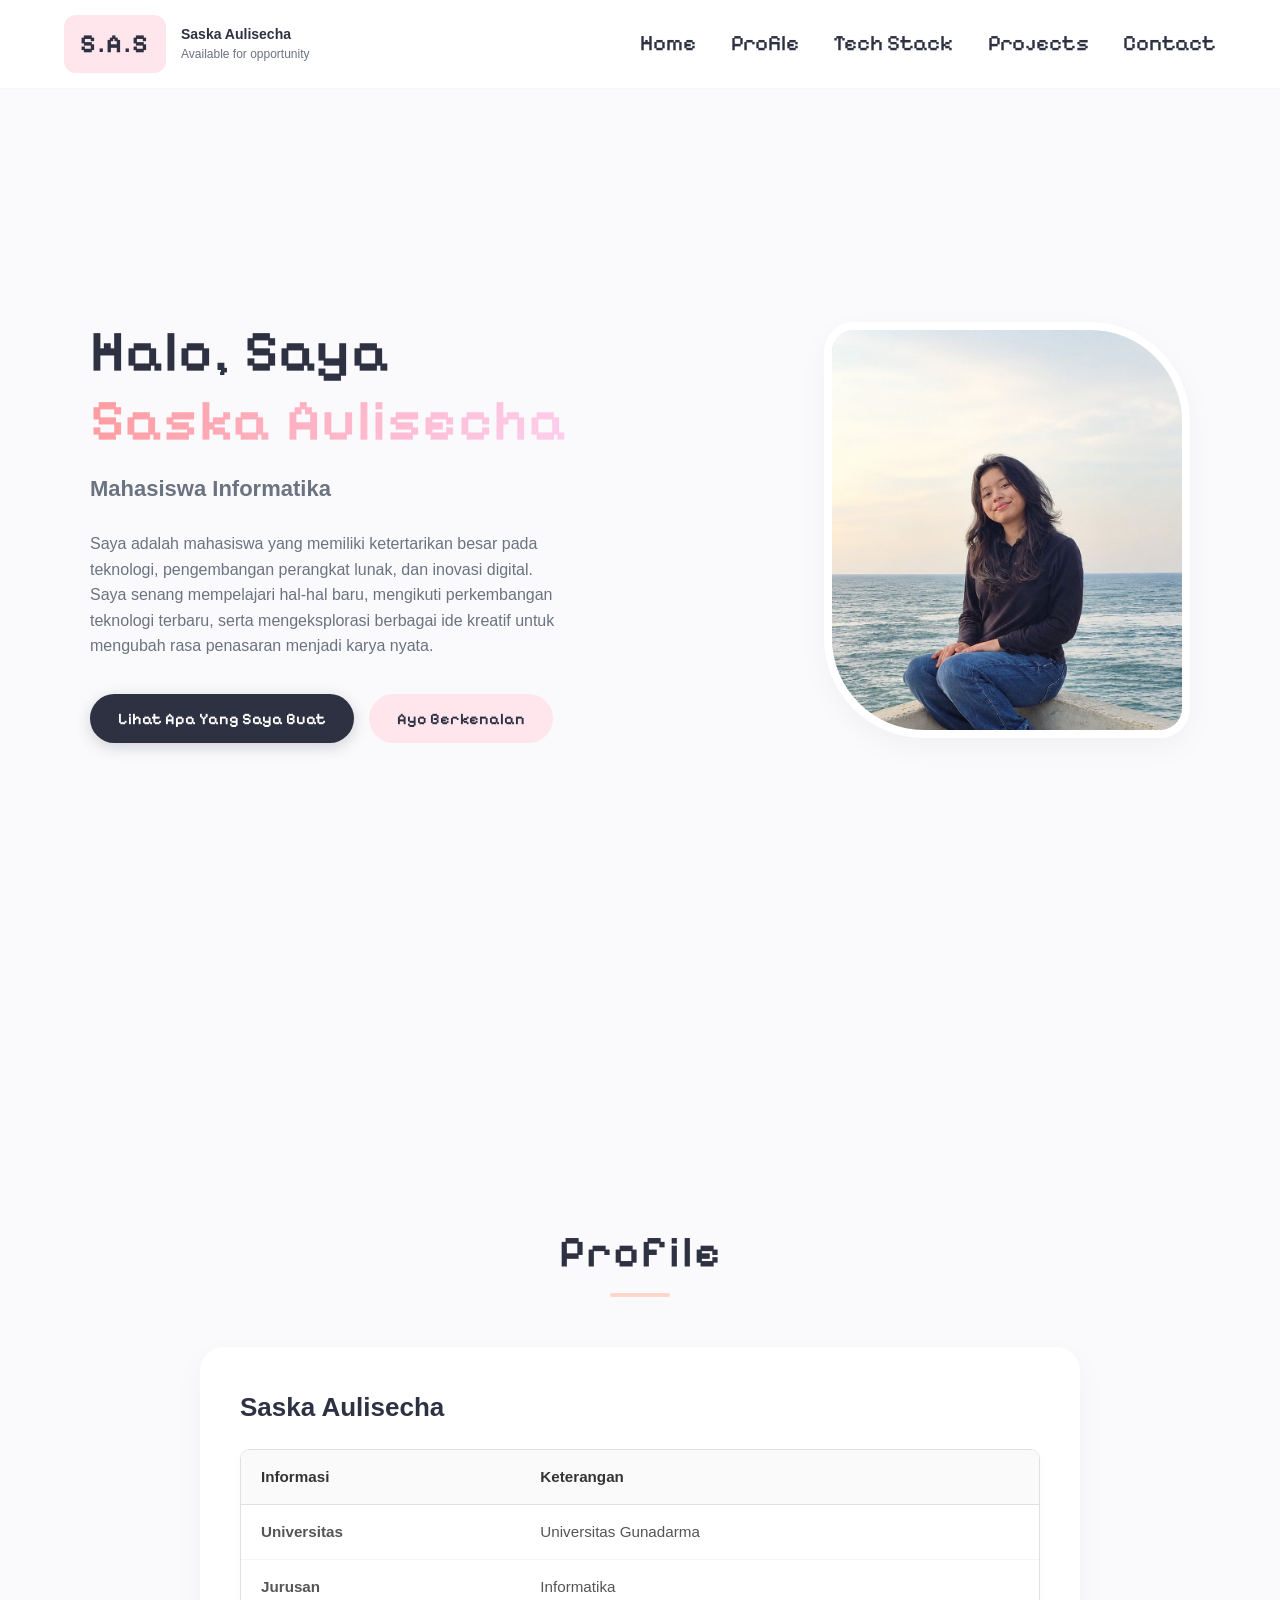
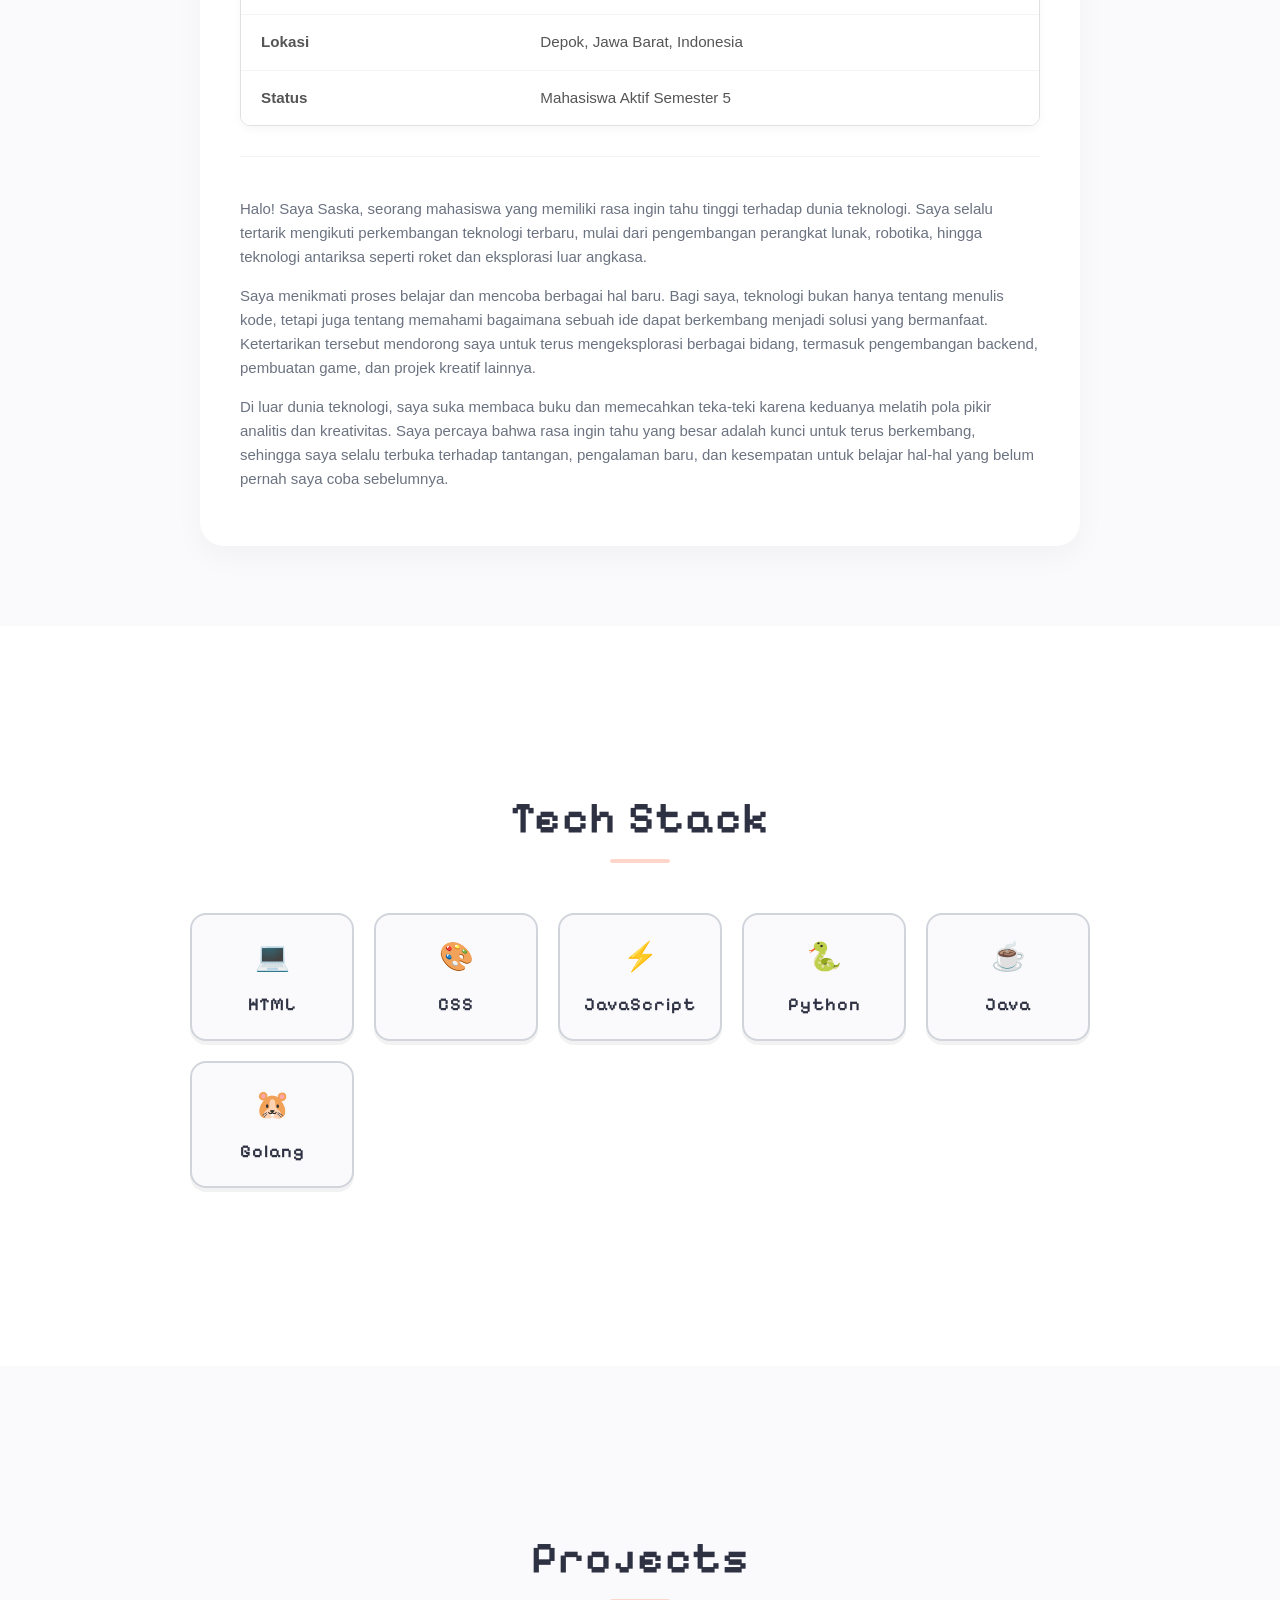
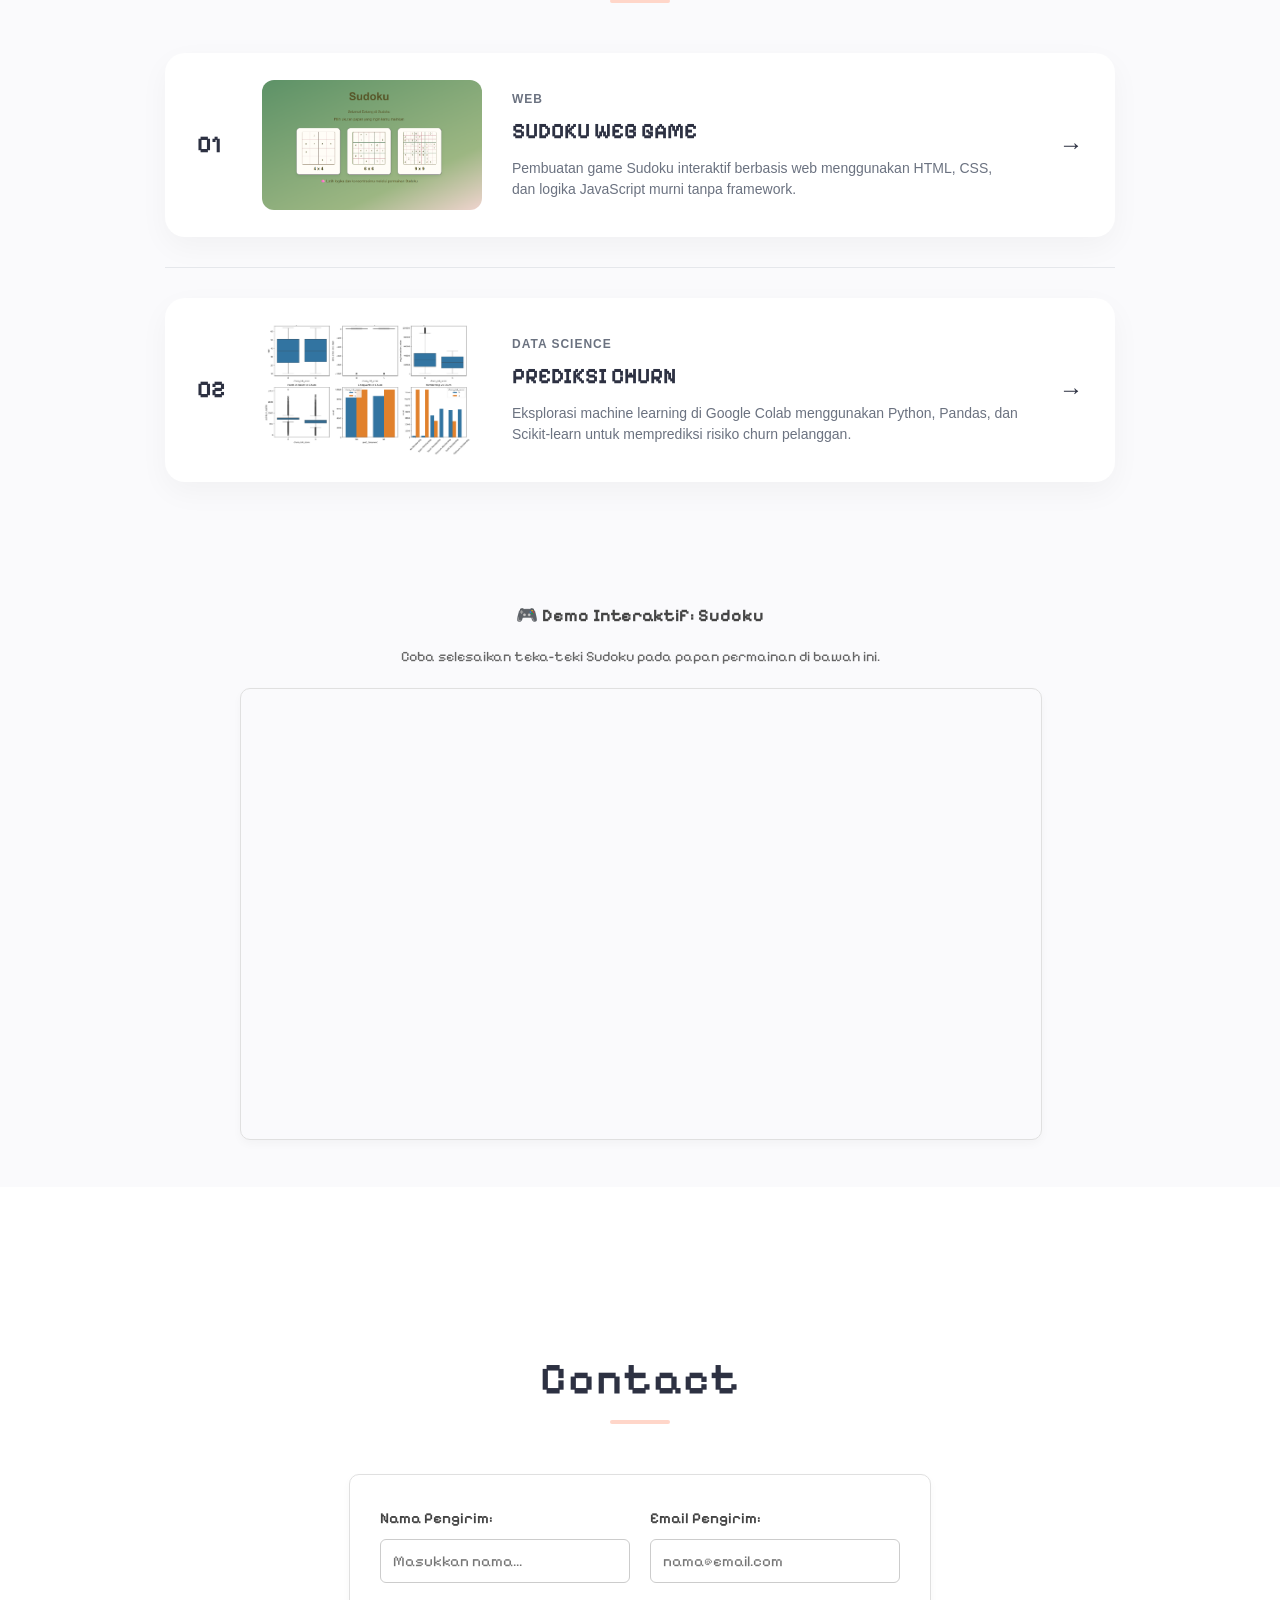
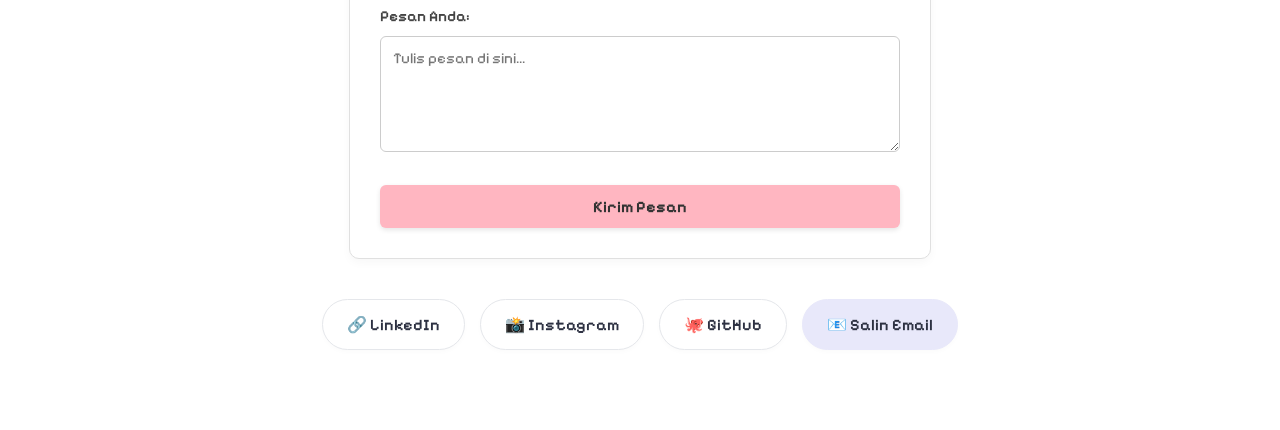
<file: index.html>
<!DOCTYPE html>
<html lang="id">
<head>
    <meta charset="UTF-8">
    <meta name="viewport" content="width=device-width, initial-scale=1.0">
    <title>Saska Aulisecha - Portfolio</title>
    <!-- Font Pixel -->
    <link href="https://fonts.googleapis.com/css2?family=Pixelify+Sans:wght@400;500;600;700&display=swap" rel="stylesheet">
    <link rel="stylesheet" href="style.css">
</head>
<body>
    <!-- Navigasi Bar -->
    <nav class="navbar">
        <div class="nav-left">
            <div class="logo-sas">S.A.S</div>
            <div class="tagline">
                <strong>Saska Aulisecha</strong><br>
                <span>Available for opportunity</span>
            </div>
        </div>
        
        <!-- Menu Desktop -->
        <div class="nav-right">
            <a href="#home">Home</a>
            <a href="#profil">Profile</a>
            <a href="#keahlian">Tech Stack</a>
            <a href="#projek">Projects</a>
            <a href="#kontak">Contact</a>
        </div>

        <!-- Tombol Garis Tiga (Hamburger) untuk HP -->
        <div class="hamburger" onclick="toggleMenu()">
            <span></span>
            <span></span>
            <span></span>
        </div>
    </nav>

    <!-- Menu Dropdown khusus Mobile -->
    <div class="mobile-menu" id="mobileMenu">
        <a href="#home" onclick="toggleMenu()">Home</a>
        <a href="#profil" onclick="toggleMenu()">Profile</a>
        <a href="#keahlian" onclick="toggleMenu()">Tech Stack</a>
        <a href="#projek" onclick="toggleMenu()">Projects</a>
        <a href="#kontak" onclick="toggleMenu()">Contact</a>
    </div>

    <!-- 1. Home -->
    <section id="home" class="section home-section">
        <div class="home-content">
            <div class="text-content">
                <h1>Halo, Saya <br><span class="highlight">Saska Aulisecha</span></h1>
                <h2>Mahasiswa Informatika</h2>
                <p class="small-info">
                    Saya adalah mahasiswa yang memiliki ketertarikan besar pada teknologi, pengembangan perangkat lunak, dan inovasi digital. Saya senang mempelajari hal-hal baru, mengikuti perkembangan teknologi terbaru, serta mengeksplorasi berbagai ide kreatif untuk mengubah rasa penasaran menjadi karya nyata.
                </p>
                <div class="buttons">
                    <a href="#projek" class="btn btn-primary">Lihat Apa Yang Saya Buat</a>
                    <a href="#kontak" class="btn btn-secondary">Ayo Berkenalan</a>
                </div>
            </div>
            <div class="image-content">
                <div class="photo-placeholder-main" style="padding: 0; overflow: hidden;">
                    <img src="image/foto-utama.jpg" alt="Foto Saska" style="width: 100%; height: 100%; object-fit: cover;">
                </div>
            </div>
        </div>
    </section>

    <!-- 2. Profil -->
    <section id="profil" class="section">
        <h2 class="section-title">Profile</h2>
        <div class="profil-content single-profil">
            <div class="profil-details">
                <h3>Saska Aulisecha</h3>
                
<!-- PENERAPAN ELEMEN TABLE (Gaya Simpel, Bersih, & Modern) -->
<div style="border: 1px solid #e0e0e0; border-radius: 10px; overflow: hidden; margin-bottom: 30px; box-shadow: 0 4px 10px rgba(0,0,0,0.03);">
    <table style="width: 100%; border-collapse: collapse; text-align: left; font-family: sans-serif; font-size: 0.95rem; background-color: #fff;">
        <tr style="background-color: #fafafa; border-bottom: 1px solid #e0e0e0;">
            <th style="padding: 15px 20px; color: #333; font-weight: 600; width: 35%;">Informasi</th>
            <th style="padding: 15px 20px; color: #333; font-weight: 600;">Keterangan</th>
        </tr>
        <tr style="border-bottom: 1px solid #f5f5f5;">
            <td style="padding: 15px 20px; color: #555;"><strong>Universitas</strong></td>
            <td style="padding: 15px 20px; color: #555;">Universitas Gunadarma</td>
        </tr>
        <tr style="border-bottom: 1px solid #f5f5f5;">
            <td style="padding: 15px 20px; color: #555;"><strong>Jurusan</strong></td>
            <td style="padding: 15px 20px; color: #555;">Informatika</td>
        </tr>
        <tr style="border-bottom: 1px solid #f5f5f5;">
            <td style="padding: 15px 20px; color: #555;"><strong>Lokasi</strong></td>
            <td style="padding: 15px 20px; color: #555;">Depok, Jawa Barat, Indonesia</td>
        </tr>
        <tr>
            <td style="padding: 15px 20px; color: #555;"><strong>Status</strong></td>
            <td style="padding: 15px 20px; color: #555;">Mahasiswa Aktif Semester 5</td>
        </tr>
    </table>
</div>

                <div class="about-me">
                    <p>Halo! Saya Saska, seorang mahasiswa yang memiliki rasa ingin tahu tinggi terhadap dunia teknologi. Saya selalu tertarik mengikuti perkembangan teknologi terbaru, mulai dari pengembangan perangkat lunak, robotika, hingga teknologi antariksa seperti roket dan eksplorasi luar angkasa.</p>
                    <p>Saya menikmati proses belajar dan mencoba berbagai hal baru. Bagi saya, teknologi bukan hanya tentang menulis kode, tetapi juga tentang memahami bagaimana sebuah ide dapat berkembang menjadi solusi yang bermanfaat. Ketertarikan tersebut mendorong saya untuk terus mengeksplorasi berbagai bidang, termasuk pengembangan backend, pembuatan game, dan projek kreatif lainnya.</p>
                    <p>Di luar dunia teknologi, saya suka membaca buku dan memecahkan teka-teki karena keduanya melatih pola pikir analitis dan kreativitas. Saya percaya bahwa rasa ingin tahu yang besar adalah kunci untuk terus berkembang, sehingga saya selalu terbuka terhadap tantangan, pengalaman baru, dan kesempatan untuk belajar hal-hal yang belum pernah saya coba sebelumnya.</p>
                </div>
            </div>
        </div>
    </section>

    <!-- 3. Keahlian -->
    <section id="keahlian" class="section bg-light">
        <h2 class="section-title">Tech Stack</h2>
        <div class="skills-container">
            <div class="skill-card">
                <span class="skill-icon">💻</span>
                <span class="skill-name">HTML</span>
            </div>
            <div class="skill-card">
                <span class="skill-icon">🎨</span>
                <span class="skill-name">CSS</span>
            </div>
            <div class="skill-card">
                <span class="skill-icon">⚡</span>
                <span class="skill-name">JavaScript</span>
            </div>
            <div class="skill-card">
                <span class="skill-icon">🐍</span>
                <span class="skill-name">Python</span>
            </div>
            <div class="skill-card">
                <span class="skill-icon">☕</span>
                <span class="skill-name">Java</span>
            </div>
            <div class="skill-card">
                <span class="skill-icon">🐹</span>
                <span class="skill-name">Golang</span>
            </div>
        </div>
    </section>

    <!-- 4. Projek -->
    <section id="projek" class="section">
        <h2 class="section-title">Projects</h2>
        <div class="projek-list-container">
            
            <!-- Projek 1 (Sudoku) -->
            <div class="projek-row" onclick="window.location.href='sudoku.html'">
                <div class="projek-num">01</div>
                <div class="projek-thumb" style="padding: 0; overflow: hidden;">
                    <img src="image/gambar_sudoku.jpg" alt="Sudoku Web Game" style="width: 100%; height: 100%; object-fit: cover;">
                </div>
                <div class="projek-info">
                    <span class="projek-category">WEB</span>
                    <h3>SUDOKU WEB GAME</h3>
                    <p>Pembuatan game Sudoku interaktif berbasis web menggunakan HTML, CSS, dan logika JavaScript murni tanpa framework.</p>
                </div>
                <div class="projek-arrow">→</div>
            </div>

            <hr class="projek-divider">

            <!-- Projek 2 (Data Science) -->
            <div class="projek-row" onclick="window.location.href='churn.html'">
                <div class="projek-num">02</div>
                <div class="projek-thumb" style="padding: 0; overflow: hidden;">
                    <img src="image/churn.jpg" alt="Prediksi Churn" style="width: 100%; height: 100%; object-fit: cover;">
                </div>                
                <div class="projek-info">
                    <span class="projek-category">DATA SCIENCE</span>
                    <h3>PREDIKSI CHURN</h3>
                    <p>Eksplorasi machine learning di Google Colab menggunakan Python, Pandas, dan Scikit-learn untuk memprediksi risiko churn pelanggan.</p>
                </div>
                <div class="projek-arrow">→</div>
            </div>
        </div>
    </section>

        <div style="margin: 40px auto; max-width: 800px; text-align: center;">
    <h3 style="font-family: Pixelify Sans; font-size: 1.1rem; color: #444; margin-bottom: 10px;">🎮 Demo Interaktif: Sudoku</h3>
    <p style="font-family: Pixelify Sans; font-size: 0.9rem; color: #666; margin-bottom: 20px;">
Coba selesaikan teka-teki Sudoku pada papan permainan di bawah ini.    </p>
    
    <!-- Iframe YouTube -->
    <iframe 
        width="100%" 
        height="450" 
        src="https://asechsa.github.io/Sudoku-Web-Game/" 
        title="Sudoku Web Game" 
        style="border: 1px solid #e0e0e0; border-radius: 10px; box-shadow: 0 4px 10px rgba(0,0,0,0.03);" 
        allow="accelerometer; autoplay; clipboard-write; encrypted-media; gyroscope; picture-in-picture; web-share" 
        allowfullscreen>
    </iframe>
</div>

    <!-- 5. Kontak -->
    <section id="kontak" class="section bg-light">
        <h2 class="section-title">Contact</h2>

<!-- PENERAPAN ELEMEN FORM YANG LEBIH BESAR & SIMPLE -->
<!-- PENERAPAN ELEMEN FORM (LEBIH LEBAR KE SAMPING & SIMPEL) -->
<form action="#" method="POST" style="max-width: 800px; margin: 0 auto 40px auto; text-align: left; background: #ffffff; padding: 30px; border: 1px solid #e0e0e0; border-radius: 10px; box-shadow: 0 4px 10px rgba(0,0,0,0.03);">
    
    <!-- Baris Nama dan Email sejajar ke samping -->
    <div style="display: flex; flex-wrap: wrap; gap: 20px; margin-bottom: 20px;">
        
        <div style="flex: 1; min-width: 250px;">
            <label for="nama" style="font-weight: 600; font-family: Pixelify Sans; font-size: 0.95rem; color: #444;">Nama Pengirim:</label><br>
            <input type="text" id="nama" name="nama" placeholder="Masukkan nama..." required style="width: 100%; padding: 12px; margin-top: 8px; border: 1px solid #ccc; border-radius: 6px; font-family: Pixelify Sans; font-size: 0.95rem; box-sizing: border-box; outline: none;">
        </div>

        <div style="flex: 1; min-width: 250px;">
            <label for="email" style="font-weight: 600; font-family: Pixelify Sans; font-size: 0.95rem; color: #444;">Email Pengirim:</label><br>
            <input type="email" id="email" name="email" placeholder="nama@email.com" required style="width: 100%; padding: 12px; margin-top: 8px; border: 1px solid #ccc; border-radius: 6px; font-family: Pixelify Sans; font-size: 0.95rem; box-sizing: border-box; outline: none;">
        </div>
        
    </div>

    <div style="margin-bottom: 25px;">
        <label for="pesan" style="font-weight: 600; font-family: Pixelify Sans; font-size: 0.95rem; color: #444;">Pesan Anda:</label><br>
        <textarea id="pesan" name="pesan" rows="5" placeholder="Tulis pesan di sini..." required style="width: 100%; padding: 12px; margin-top: 8px; border: 1px solid #ccc; border-radius: 6px; font-family: Pixelify Sans; font-size: 0.95rem; box-sizing: border-box; resize: vertical; outline: none;"></textarea>
    </div>

    <button type="submit" style="width: 100%; padding: 12px; border: none; border-radius: 6px; cursor: pointer; font-family: Pixelify Sans; font-size: 1rem; background-color: #ffb6c1; color: #333; font-weight: bold; transition: 0.3s; box-shadow: 0 2px 5px rgba(0,0,0,0.1);">
        Kirim Pesan
    </button>

</form>

        <div class="kontak-container">
            <a href="https://www.linkedin.com/in/saska-aulisecha-b8a537403" target="_blank" class="btn btn-kontak">🔗 LinkedIn</a>
            <a href="https://www.instagram.com/saskaasecha/" target="_blank" class="btn btn-kontak">📸 Instagram</a>
            <a href="https://github.com/Asechsa" target="_blank" class="btn btn-kontak">🐙 GitHub</a>
            <button onclick="copyEmail()" class="btn btn-kontak btn-email">📧 Salin Email</button>
        </div>
    </section>

    <script src="script.js"></script>
</body>
</html>
</file>
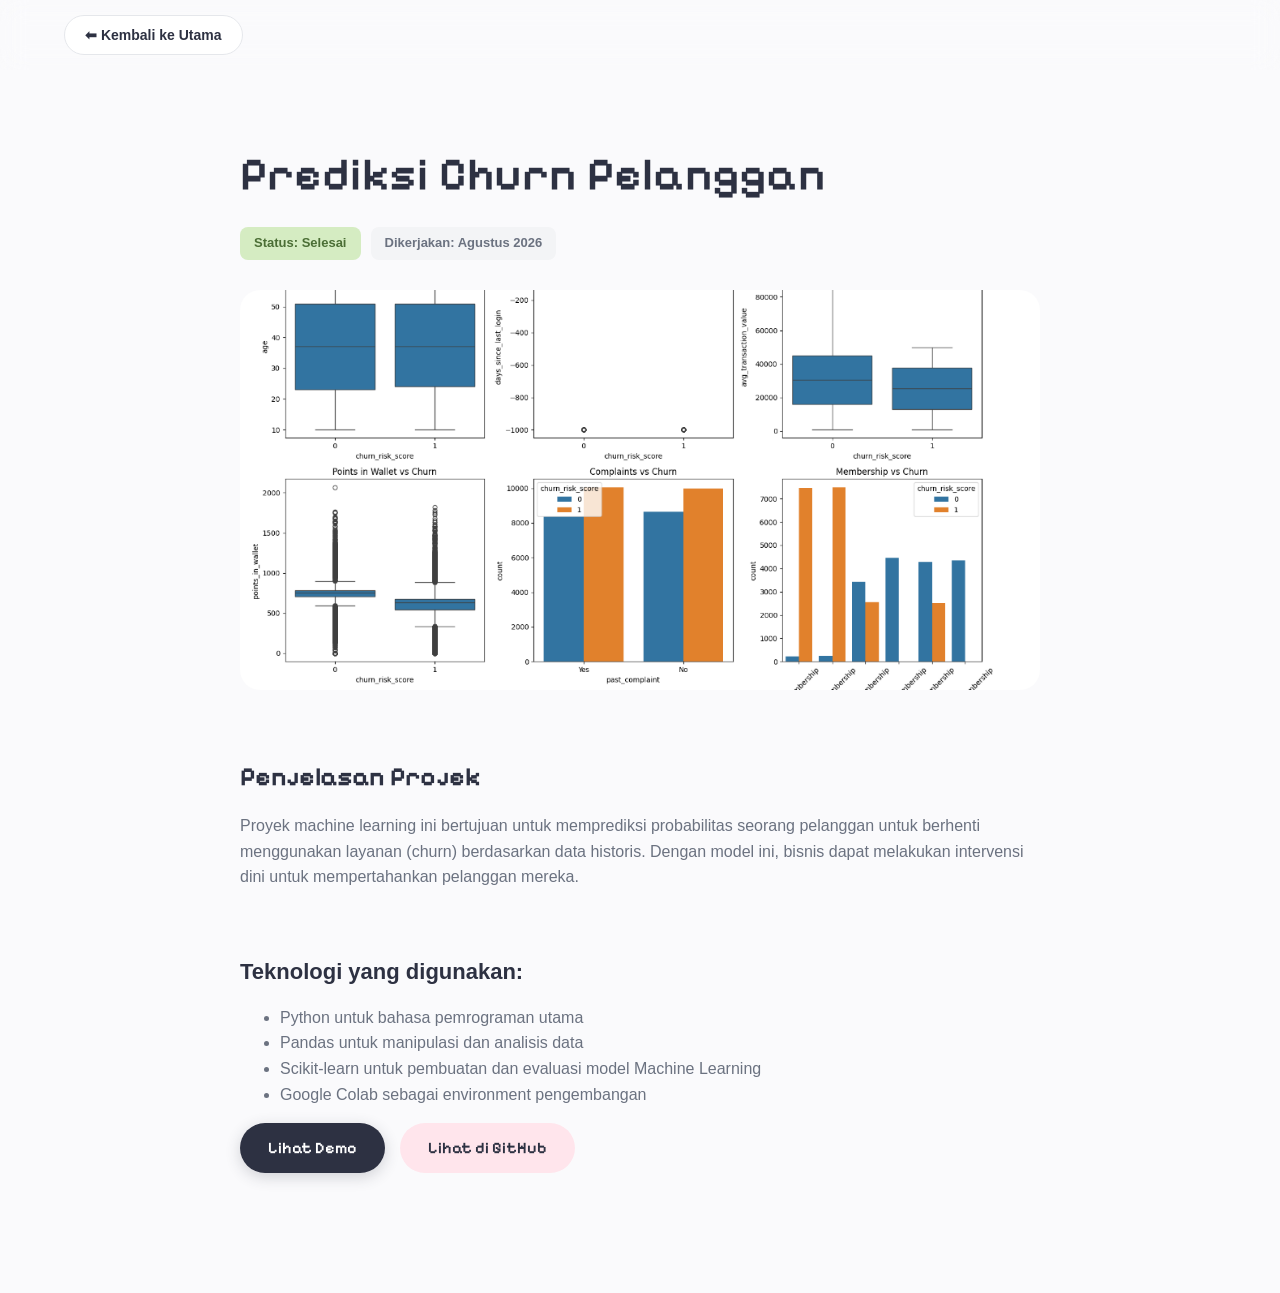
<file: churn.html>
<!DOCTYPE html>
<html lang="id">
<head>
    <meta charset="UTF-8">
    <meta name="viewport" content="width=device-width, initial-scale=1.0">
    <title>Detail Projek | Prediksi Churn Pelanggan</title>
    <link href="https://fonts.googleapis.com/css2?family=Pixelify+Sans:wght@400;500;600;700&display=swap" rel="stylesheet">
    <link rel="stylesheet" href="style.css">
</head>
<body class="projek-page">
    <nav class="navbar detail-nav">
        <div class="nav-left">
            <a href="index.html" class="btn btn-back" style="font-family: var(--font-body);">⬅ Kembali ke Utama</a>
        </div>
    </nav>

    <section class="section detail-section">
        <h1 class="projek-title">Prediksi Churn Pelanggan</h1>
        
        <div class="projek-meta">
            <span class="badge status">Status: Selesai</span>
            <span class="badge date">Dikerjakan: Agustus 2026</span>
        </div>

        <div class="projek-image-large" style="padding: 0; overflow: hidden;">
            <img src="image/churn.jpg" alt="Screenshot Detail" style="width: 100%; height: 100%; object-fit: cover;">
        </div>

        <div class="projek-description">
            <h3 style="font-family: var(--font-pixel); font-size: 26px;">Penjelasan Projek</h3>
        <p>Proyek machine learning ini bertujuan untuk memprediksi probabilitas seorang pelanggan untuk berhenti menggunakan layanan (churn) berdasarkan data historis. Dengan model ini, bisnis dapat melakukan intervensi dini untuk mempertahankan pelanggan mereka.</p>
        <br>
        <h3>Teknologi yang digunakan:</h3>
        <ul>
            <li>Python untuk bahasa pemrograman utama</li>
            <li>Pandas untuk manipulasi dan analisis data</li>
            <li>Scikit-learn untuk pembuatan dan evaluasi model Machine Learning</li>
            <li>Google Colab sebagai environment pengembangan</li>
        </ul>   

        <div class="projek-links">
            <a href="https://colab.research.google.com/drive/1Felhy2fkgkZt7Rk5UqnD2jP2QuBGOHih?usp=sharing" target="_blank" class="btn btn-primary">Lihat Demo</a>
            <a href="https://github.com/Asechsa/Customer_Churn_Predict.git" target="_blank" class="btn btn-secondary">Lihat di GitHub</a>
        </div>
    </section>
</body>
</html>
</file>
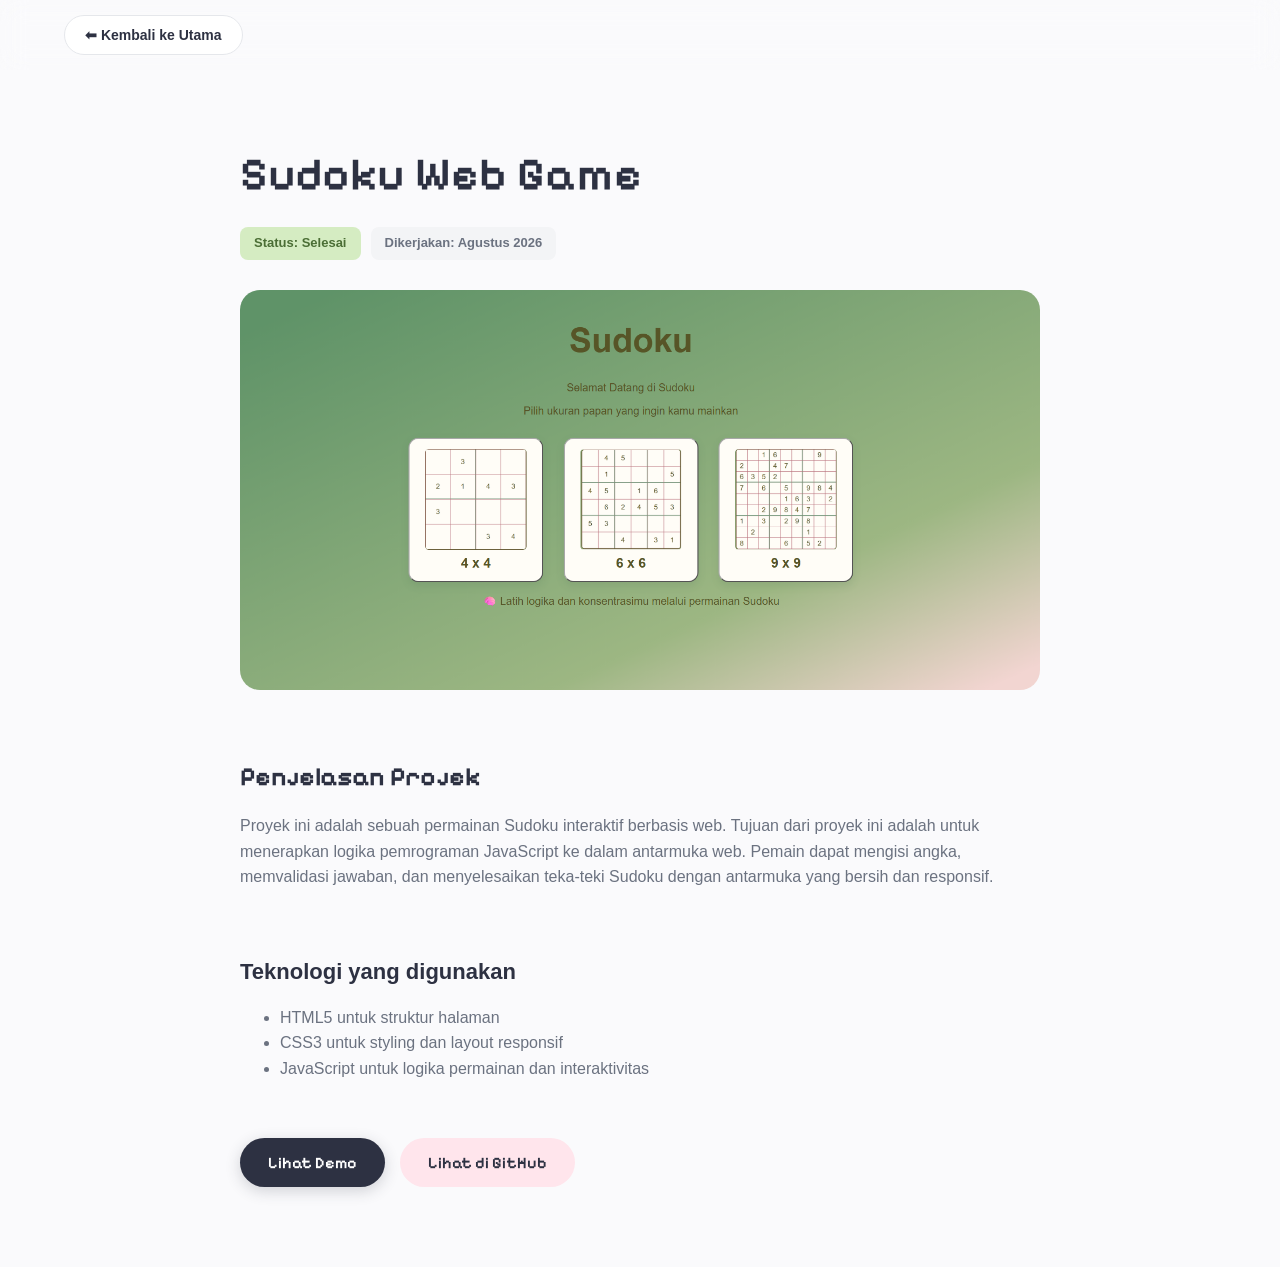
<file: sudoku.html>
<!DOCTYPE html>
<html lang="id">
<head>
    <meta charset="UTF-8">
    <meta name="viewport" content="width=device-width, initial-scale=1.0">
    <title>Detail Projek  | SUDOKU Web Game</title>
    <link href="https://fonts.googleapis.com/css2?family=Pixelify+Sans:wght@400;500;600;700&display=swap" rel="stylesheet">
    <link rel="stylesheet" href="style.css">
</head>
<body class="projek-page">
    <nav class="navbar detail-nav">
        <div class="nav-left">
            <a href="index.html" class="btn btn-back" style="font-family: var(--font-body);">⬅ Kembali ke Utama</a>
        </div>
    </nav>

    <section class="section detail-section">
        <h1 class="projek-title">Sudoku Web Game</h1>
        
        <div class="projek-meta">
            <span class="badge status">Status: Selesai</span>
            <span class="badge date">Dikerjakan: Agustus 2026</span>
        </div>

<div class="projek-image-large" style="padding: 0; overflow: hidden;">
    <img src="image/gambar_sudoku.jpg" alt="Screenshot Detail" style="width: 100%; height: 100%; object-fit: cover;">
</div>

        <div class="projek-description">
            <h3 style="font-family: var(--font-pixel); font-size: 26px;">Penjelasan Projek</h3>
            <p>Proyek ini adalah sebuah permainan Sudoku interaktif berbasis web. Tujuan dari proyek ini adalah untuk menerapkan logika pemrograman JavaScript ke dalam antarmuka web. Pemain dapat mengisi angka, memvalidasi jawaban, dan menyelesaikan teka-teki Sudoku dengan antarmuka yang bersih dan responsif.</p>
            <br>
            <h3>Teknologi yang digunakan</h3>
            <ul>
                <li>HTML5 untuk struktur halaman</li>
                <li>CSS3 untuk styling dan layout responsif</li>
                <li>JavaScript untuk logika permainan dan interaktivitas</li>
            </ul>
        </div>

        <div class="projek-links">
            <a href="https://asechsa.github.io/Sudoku-Web-Game/" target="_blank" class="btn btn-primary">Lihat Demo</a>
            <a href="https://github.com/Asechsa/Web-Game-Sudoku.git" target="_blank" class="btn btn-secondary">Lihat di GitHub</a>
        </div>
    </section>
</body>
</html>
</file>
<file: style.css>
/* CSS - Tema Pastel Elegan dengan Mix Font (Pixel & Modern) */
:root {
    /* MENDUETKAN DUA FONT */
    --font-pixel: 'Pixelify Sans', cursive, sans-serif;
    --font-body: 'Segoe UI', Tahoma, Geneva, Verdana, sans-serif; /* Font ala Windows 7 yang mudah dibaca */

    --bg-color: #FAFAFC; 
    --text-main: #2D3142; 
    --text-muted: #6B7280;
    
    --pastel-pink: #FFE5EC;
    --pastel-peach: #FFD6C9;
    --pastel-mint: #D5ECC2;
    --pastel-lavender: #E8E8FA;
    
    --white: #FFFFFF;
    --shadow-soft: 0 10px 30px rgba(0, 0, 0, 0.04);
    --shadow-hover: 0 15px 35px rgba(0, 0, 0, 0.08);
}

html {
    scroll-behavior: smooth;
}

body {
    margin: 0;
    padding: 0;
    font-family: var(--font-body); /* Body default menggunakan font yang sangat mudah dibaca */
    background-color: var(--bg-color);
    color: var(--text-main);
    line-height: 1.6;
}

.bg-light {
    background-color: var(--white);
}

/* Navigasi - Glassmorphism */
.navbar {
    position: fixed;
    top: 0;
    width: 100%;
    background: rgba(255, 255, 255, 0.85);
    backdrop-filter: blur(12px);
    -webkit-backdrop-filter: blur(12px);
    display: flex;
    justify-content: space-between;
    align-items: center;
    padding: 15px 5%;
    border-bottom: 1px solid rgba(0,0,0,0.03);
    z-index: 1000;
    box-sizing: border-box;
    transition: all 0.3s ease;
}

.nav-left {
    display: flex;
    align-items: center;
    gap: 15px;
}

.logo-sas {
    font-family: var(--font-pixel); /* PAKE FONT PIXEL */
    font-size: 26px;
    font-weight: 700;
    color: var(--text-main);
    background: var(--pastel-pink);
    padding: 8px 16px;
    border-radius: 12px;
    letter-spacing: 2px;
}

.tagline {
    font-size: 14px;
    line-height: 1.3;
}
.tagline strong {
    font-weight: 600;
}
.tagline span {
    font-size: 12px;
    color: var(--text-muted);
}

.nav-right a {
    font-family: var(--font-pixel); /* PAKE FONT PIXEL */
    text-decoration: none;
    color: var(--text-main);
    margin-left: 30px;
    font-weight: 500;
    font-size: 22px; /* Dibuat sedikit lebih besar karena font pixel cenderung kecil */
    transition: color 0.3s ease, transform 0.3s ease;
    display: inline-block;
}

.nav-right a:hover {
    color: #FF9A9E; 
    transform: translateY(-2px);
}

/* Bagian / Section */
.section {
    padding: 120px 5% 80px 5%;
    min-height: 60vh;
    display: flex;
    flex-direction: column;
    align-items: center;
}

.section-title {
    font-family: var(--font-pixel); /* PAKE FONT PIXEL */
    text-align: center;
    font-size: 44px;
    font-weight: 600;
    margin-bottom: 60px;
    color: var(--text-main);
    position: relative;
    letter-spacing: 2px;
}

.section-title::after {
    content: '';
    position: absolute;
    bottom: -10px;
    left: 50%;
    transform: translateX(-50%);
    width: 60px;
    height: 4px;
    background-color: var(--pastel-peach);
    border-radius: 2px;
}

/* Tombol */
.btn {
    font-family: var(--font-body); /* Tetap font biasa agar mudah dibaca */
    padding: 12px 28px;
    border-radius: 50px;
    text-decoration: none;
    font-weight: 600;
    cursor: pointer;
    border: none;
    font-size: 15px;
    font-family: var(--font-pixel); /* <-- TAMBAHKAN INI AGAR JADI FONT PIXEL */
    font-size: 16px; 
    transition: all 0.3s ease;
    display: inline-block;
    text-align: center;
}

.btn-primary { 
    background-color: #2D3142; 
    color: var(--white); 
    box-shadow: 0 4px 15px rgba(45, 49, 66, 0.2);
}
.btn-primary:hover {
    background-color: #40455A;
    transform: translateY(-3px);
}

.btn-secondary { 
    background-color: var(--pastel-pink); 
    color: var(--text-main); 
}
.btn-secondary:hover {
    background-color: #FFD1DC;
    transform: translateY(-3px);
}

.btn-back { 
    background-color: var(--white); 
    color: var(--text-main); 
    border: 1px solid #E5E7EB;
    font-size: 14px;
    padding: 8px 20px;
}
.btn-back:hover {
    background-color: var(--pastel-pink);
    border-color: var(--pastel-pink);
}

/* Home */
.home-section {
    justify-content: center;
    min-height: 100vh;
    padding-top: 80px;
}

.home-content {
    display: flex;
    align-items: center;
    justify-content: space-between;
    gap: 50px;
    width: 100%;
    max-width: 1100px;
}

.text-content {
    flex: 1;
}

.text-content h1 {
    font-family: var(--font-pixel); /* PAKE FONT PIXEL */
    font-size: 58px;
    font-weight: 600;
    margin: 0;
    line-height: 1.2;
    letter-spacing: 1px;
}

.highlight {
    background: linear-gradient(120deg, #FF9A9E 0%, #FECFEF 100%);
    -webkit-background-clip: text;
    -webkit-text-fill-color: transparent;
}

.text-content h2 {
    font-size: 22px;
    font-weight: 600;
    color: var(--text-muted);
    margin-top: 15px;
    margin-bottom: 25px;
}

.small-info {
    font-size: 16px;
    color: var(--text-muted);
    margin-bottom: 35px;
    max-width: 90%;
}

.buttons {
    display: flex;
    gap: 15px;
}

.image-content {
    flex: 1;
    display: flex;
    justify-content: flex-end;
}

.photo-placeholder-main {
    width: 350px;
    height: 400px;
    background-color: var(--pastel-lavender);
    border-radius: 30px 100px 30px 100px; 
    display: flex;
    align-items: center;
    justify-content: center;
    font-size: 20px;
    color: #8C94B2;
    box-shadow: var(--shadow-soft);
    border: 8px solid var(--white);
    transition: transform 0.4s ease;
}
.photo-placeholder-main:hover {
    transform: scale(1.02);
}

/* Profil */
.profil-content {
    display: flex;
    gap: 50px;
    background: var(--white);
    padding: 40px;
    border-radius: 24px;
    box-shadow: var(--shadow-soft);
    width: 100%;
    max-width: 1000px;
}

.profil-photos {
    display: flex;
    flex-direction: column;
    gap: 20px;
}

.photo-placeholder.small {
    width: 150px;
    height: 150px;
    border-radius: 20px;
    background-color: var(--pastel-mint);
    color: #7B9B6A;
    display: flex;
    align-items: center;
    justify-content: center;
    font-size: 14px;
}

.photo-placeholder.small:nth-child(2) {
    background-color: var(--pastel-peach);
    color: #A36B5E;
}

.profil-details {
    flex: 1;
}

.profil-details h3 {
    font-size: 26px; /* Tetap font mudah dibaca (Segoe UI) */
    font-weight: 700;
    margin-top: 0;
    margin-bottom: 20px;
}

.info-list {
    display: grid;
    grid-template-columns: 1fr 1fr;
    gap: 15px;
    margin-bottom: 25px;
}

.info-item {
    font-size: 15px;
    color: var(--text-main);
}
.info-item strong {
    color: var(--text-muted);
    display: block;
    font-size: 13px;
    text-transform: uppercase;
    letter-spacing: 0.5px;
    margin-bottom: 2px;
}

.about-me {
    padding-top: 25px;
    border-top: 1px solid #F3F4F6;
    color: var(--text-muted);
    font-size: 15px;
}

/* Keahlian */
/* Styling Keahlian ala Game Inventory / Retro Card */
.skills-container {
    display: grid;
    grid-template-columns: repeat(auto-fit, minmax(160px, 1fr));
    gap: 20px;
    max-width: 900px;
    width: 100%;
}

.skill-card {
    background-color: var(--bg-color);
    border: 2px solid #D1D5DB;
    border-radius: 16px;
    padding: 20px;
    display: flex;
    flex-direction: column;
    align-items: center;
    justify-content: center;
    gap: 10px;
    box-shadow: 0 4px 0 rgba(0, 0, 0, 0.05);
    transition: all 0.2s ease;
    cursor: default;
}

.skill-card:hover {
    background-color: var(--pastel-pink);
    border-color: #2D3142;
    transform: translateY(-4px);
    box-shadow: 0 6px 0 #2D3142; /* Efek tombol game retro saat ditekan/di-hover */
}

.skill-icon {
    font-size: 28px;
}

.skill-name {
    font-family: var(--font-pixel);
    font-size: 18px;
    font-weight: 600;
    color: var(--text-main);
    letter-spacing: 1px;
}

/* Projek */
.projek-container {
    display: flex;
    justify-content: center;
    gap: 30px;
    flex-wrap: wrap;
    max-width: 1100px;
    width: 100%;
}

.projek-card {
    background: var(--white);
    width: 340px;
    border-radius: 20px;
    overflow: hidden;
    box-shadow: var(--shadow-soft);
    cursor: pointer;
    transition: all 0.3s ease;
    border: 1px solid transparent;
}

.projek-card:hover {
    transform: translateY(-10px);
    box-shadow: var(--shadow-hover);
    border-color: var(--pastel-pink);
}

.card-img {
    height: 200px;
    display: flex;
    align-items: center;
    justify-content: center;
    color: rgba(0,0,0,0.4);
    font-weight: 600;
    font-size: 16px;
}

.bg-pastel-1 { background-color: var(--pastel-mint); }
.bg-pastel-2 { background-color: var(--pastel-peach); }

.card-info {
    padding: 25px;
}

.card-info h3 {
    margin: 0 0 10px 0;
    font-size: 20px;
    font-weight: 700;
}

.card-info p {
    margin: 0;
    color: var(--text-muted);
    font-size: 14px;
}

/* Kontak */
.kontak-container {
    display: flex;
    flex-wrap: wrap;
    justify-content: center;
    gap: 15px;
    max-width: 800px;
}

.btn-kontak {
    background-color: var(--white);
    border: 1px solid #E5E7EB;
    color: var(--text-main);
    font-family: var(--font-pixel); /* <-- TAMBAHKAN INI AGAR JADI FONT PIXEL */
    font-size: 16px; /* Disesuaikan sedikit karena font pixel ukurannya agak beda */
    padding: 12px 24px;
    display: flex;
    align-items: center;
    gap: 8px;
    box-shadow: 0 2px 5px rgba(0,0,0,0.02);
    transition: all 0.3s ease;
}

.btn-kontak:hover {
    background-color: #F9FAFB;
    border-color: #D1D5DB;
    transform: translateY(-2px);
}

.btn-email {
    font-family: var(--font-pixel); /* <-- Tambahkan juga di sini jika perlu */
    background-color: var(--pastel-lavender);
    border-color: var(--pastel-lavender);
}
.btn-email:hover {
    background-color: #D6D6F5;
    border-color: #D6D6F5;
}

/* Detail Projek Page */
.detail-nav {
    position: absolute;
    background: transparent;
    border-bottom: none;
    box-shadow: none;
}

.detail-section {
    padding-top: 100px;
    max-width: 800px;
    margin: 0 auto;
    align-items: flex-start;
}

.projek-title {
    font-family: var(--font-pixel); /* PAKE FONT PIXEL */
    font-size: 46px;
    font-weight: 600;
    margin-bottom: 15px;
    letter-spacing: 1px;
}

.projek-meta {
    margin-bottom: 30px;
    display: flex;
    gap: 10px;
}

.badge {
    padding: 6px 14px;
    border-radius: 8px;
    font-size: 13px;
    font-weight: 600;
}

.badge.status { background-color: var(--pastel-mint); color: #4B6E35; }
.badge.date { background-color: #F3F4F6; color: var(--text-muted); }

.projek-image-large {
    width: 100%;
    height: 400px;
    border-radius: 20px;
    display: flex;
    align-items: center;
    justify-content: center;
    color: rgba(0,0,0,0.4);
    font-size: 20px;
    margin-bottom: 40px;
}

.projek-description {
    color: var(--text-muted);
    font-size: 16px;
    margin-bottom: 40px;
    width: 100%;
}
.projek-description h3 {
    color: var(--text-main);
    font-size: 22px;
    margin-bottom: 15px;
}

.projek-links {
    display: flex;
    gap: 15px;
}

/* Responsiveness */
@media (max-width: 768px) {
    .home-content { flex-direction: column; text-align: center; }
    .image-content { justify-content: center; }
    .buttons { justify-content: center; }
    .profil-content { flex-direction: column; }
    .info-list { grid-template-columns: 1fr; }
    .nav-right { display: none; }
}

/* Styling List Projek ala Referensi */
.projek-list-container {
    width: 100%;
    max-width: 950px;
    display: flex;
    flex-direction: column;
    gap: 30px;
}

.projek-row {
    display: flex;
    align-items: center;
    gap: 30px;
    background: var(--white);
    padding: 25px 30px;
    border-radius: 20px;
    cursor: pointer;
    box-shadow: var(--shadow-soft);
    transition: all 0.4s cubic-bezier(0.16, 1, 0.3, 1); 
    border: 2px solid transparent;
}

.projek-row:hover {
    transform: translateY(-5px);
    box-shadow: var(--shadow-hover);
    border-left: 6px solid var(--text-main);
}

.projek-num {
    font-family: var(--font-pixel);
    font-size: 24px;
    font-weight: bold;
    color: var(--text-main);
    min-width: 35px;
}

.projek-thumb {
    width: 220px;
    height: 130px;
    border-radius: 12px;
    display: flex;
    align-items: center;
    justify-content: center;
    font-weight: 600;
    font-size: 14px;
    color: rgba(0,0,0,0.5);
    flex-shrink: 0;
}

.projek-info {
    flex: 1;
}

.projek-category {
    font-size: 12px;
    font-weight: 700;
    text-transform: uppercase;
    letter-spacing: 1px;
    color: var(--text-muted);
    display: block;
    margin-bottom: 5px;
}

.projek-info h3 {
    font-family: var(--font-pixel);
    font-size: 22px;
    margin: 0 0 8px 0;
    color: var(--text-main);
}

.projek-info p {
    margin: 0;
    font-size: 14px;
    color: var(--text-muted);
    line-height: 1.5;
}

.projek-arrow {
    font-size: 24px;
    font-weight: bold;
    color: var(--text-main);
    transition: transform 0.3s ease;
    padding-left: 10px;
}

.projek-row:hover .projek-arrow {
    transform: translateX(8px); /* Panah bergerak ke kanan saat di-hover */
}

.projek-divider {
    border: none;
    border-top: 1px solid #E5E7EB;
    margin: 0;
}

/* Responsif untuk HP */
@media (max-width: 768px) {
    .projek-row {
        flex-direction: column;
        align-items: flex-start;
    }
    .projek-thumb {
        width: 100%;
    }
    .projek-arrow {
        display: none;
    }
}

/* Penyesuaian profil tanpa foto samping */
.profil-content.single-profil {
    max-width: 800px;
    margin: 0 auto;
    display: block;
}


/* Styling Tombol Hamburger & Mobile Menu */
.hamburger {
    display: none; /* Sembunyikan di layar laptop/komputer */
    flex-direction: column;
    justify-content: space-between;
    width: 28px;
    height: 20px;
    cursor: pointer;
    z-index: 1001;
}

.hamburger span {
    display: block;
    height: 3px;
    width: 100%;
    background-color: var(--text-main);
    border-radius: 3px;
    transition: all 0.3s ease;
}

/* Menu Dropdown Mobile (Awalnya tersembunyi) */
.mobile-menu {
    position: fixed;
    top: 70px;
    left: 0;
    width: 100%;
    background: rgba(255, 255, 255, 0.95);
    backdrop-filter: blur(10px);
    flex-direction: column;
    align-items: center;
    gap: 20px;
    padding: 25px 0;
    box-shadow: 0 10px 20px rgba(0,0,0,0.05);
    border-bottom: 1px solid #E5E7EB;
    transition: all 0.3s ease;
    
    /* Sembunyikan secara default */
    display: none; 
    z-index: 999;
}

.mobile-menu.active {
    display: flex; /* Muncul saat diklik */
}

.mobile-menu a {
    font-family: var(--font-pixel);
    text-decoration: none;
    color: var(--text-main);
    font-size: 20px;
    font-weight: 500;
}

.mobile-menu a:hover {
    color: #FF9A9E;
}

/* Pengaturan Tampilan saat dibuka di Layar HP (Max-width 768px) */
@media (max-width: 768px) {
    .nav-right {
        display: none; /* Sembunyikan menu mendatar biasa di HP */
    }
    .hamburger {
        display: flex; /* Tampilkan tombol garis tiga di HP */
    }
}
</file>
